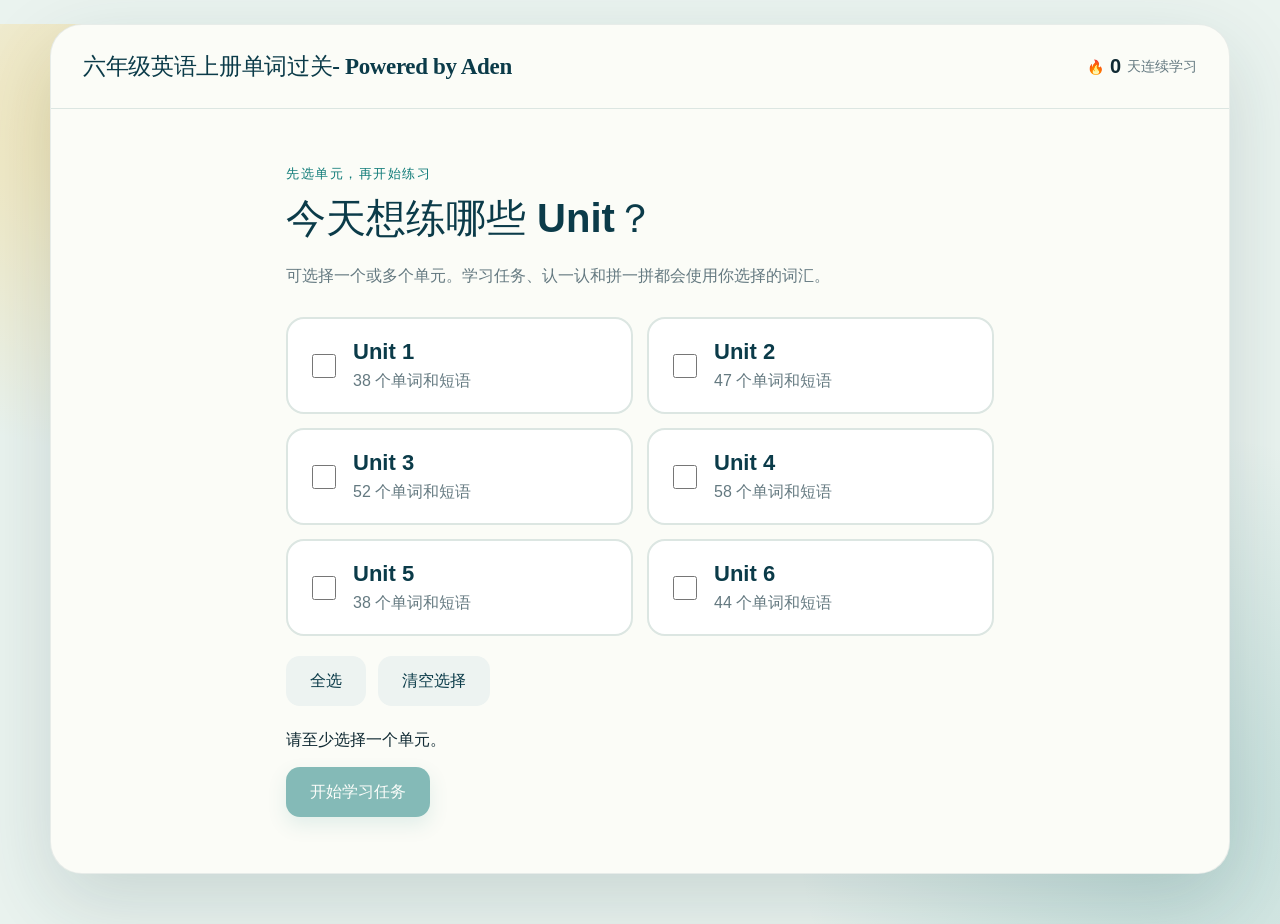
<file: index.html>
<!doctype html>
<html lang="zh-CN">
  <head>
    <meta charset="UTF-8" />
    <meta name="viewport" content="width=device-width, initial-scale=1, viewport-fit=cover" />
    <meta name="theme-color" content="#0b3b49" />
    <meta name="description" content="适合初中生在 iPad 和 iPhone 上使用的英语背单词 Web App。" />
    <link rel="manifest" href="./manifest.webmanifest" />
    <link rel="icon" type="image/svg+xml" href="data:image/svg+xml,%3Csvg xmlns='http://www.w3.org/2000/svg' viewBox='0 0 64 64'%3E%3Crect width='64' height='64' rx='16' fill='%230b3b49'/%3E%3Cpath d='M18 17h21a8 8 0 0 1 8 8v22H26a8 8 0 0 0-8 0V17Z' fill='%23ffd166'/%3E%3Cpath d='M26 17v30' stroke='%23fff' stroke-width='4'/%3E%3C/svg%3E" />
    <title>词光 · 英语学习</title>
    <link rel="stylesheet" href="./styles.css?v=20260928-1" />
  </head>
  <body>
    <div class="page-shell">
      <header class="topbar">
        <p class="personal-message">六年级英语上册单词过关- Powered by Aden</p>
        <div class="streak" aria-label="连续学习天数">
          <span aria-hidden="true">🔥</span>
          <strong id="streak-count">0</strong>
          <span>天连续学习</span>
        </div>
      </header>

      <section id="unit-picker" class="unit-picker" aria-labelledby="unit-heading">
        <p class="eyebrow">先选单元，再开始练习</p>
        <h1 id="unit-heading">今天想练哪些 Unit？</h1>
        <p class="unit-intro">可选择一个或多个单元。学习任务、认一认和拼一拼都会使用你选择的词汇。</p>
        <p id="load-status" role="status">正在加载词库…</p>
        <form id="unit-form" hidden>
          <fieldset class="unit-fieldset">
            <legend class="sr-only">选择练习单元</legend>
            <div id="unit-options" class="unit-options"></div>
          </fieldset>
          <div class="unit-tools"><button type="button" id="select-all" class="secondary-button">全选</button><button type="button" id="clear-units" class="secondary-button">清空选择</button></div>
          <p id="unit-summary" role="status" aria-live="polite"></p>
          <div class="unit-actions"><button class="primary-button" id="start-task" type="submit" disabled>开始学习任务</button><button class="secondary-button" id="cancel-units" type="button" hidden>返回当前任务</button></div>
        </form>
      </section>
      <main class="app-layout" id="learning-app" hidden>
        <aside class="side-panel" aria-label="学习概览">
          <p class="eyebrow">今日计划</p>
          <h1>每天进步<br /><em>一点点</em></h1>
          <div class="ring-wrap">
            <div class="progress-ring" id="daily-ring" style="--progress: 0">
              <div><strong id="today-count">0</strong><span id="task-total">/ 0</span></div>
            </div>
            <p>今日已学习</p>
          </div>
          <div class="mini-stats">
            <div><span>已掌握</span><strong id="mastered-count">0</strong></div>
            <div><span>待复习</span><strong id="review-count">0</strong></div>
          </div>
          <p class="local-note">学习记录只保存在这台设备中，更新词库不会覆盖进度。</p>
        </aside>

        <section class="workspace">
          <div class="task-toolbar"><p id="task-summary"></p><button id="change-units" class="secondary-button" type="button">更换单元</button></div>
          <nav class="mode-tabs" aria-label="功能切换">
            <button class="tab is-active" data-view="study" aria-selected="true">学习任务</button>
            <button class="tab" data-view="quiz" aria-selected="false">认一认</button>
            <button class="tab" data-view="spelling" aria-selected="false">拼一拼</button>
            <button class="tab" data-view="progress" aria-selected="false">学习记录</button>
          </nav>

          <section class="view is-active" id="study-view" aria-labelledby="study-heading">
            <div class="view-heading">
              <div><h2 id="study-heading">所选单元的单词</h2></div>
              <span id="word-position" class="position">—</span>
            </div>
            <div class="word-card" id="word-card">
              <div class="word-meta"><span id="word-unit">Unit 1</span><span id="word-pos">noun</span></div>
              <button class="sound-button" id="speak-button" aria-label="朗读当前单词">♪</button>
              <p class="word" id="word-text">loading</p>
              <p class="phonetic" id="word-phonetic">/ˈləʊdɪŋ/</p>
              <button class="speech-unlock" id="speech-unlock" type="button" hidden>
                <span aria-hidden="true">🔊</span>
                点击开启自动朗读
              </button>
              <p class="sr-only" id="speech-status" aria-live="polite"></p>
              <div class="answer" id="word-answer" hidden>
                <span class="answer-rule"></span>
                <strong id="word-meaning">正在加载词库…</strong>
                <p id="word-example"></p>
                <small id="word-example-zh"></small>
              </div>
              <button class="primary-button" id="reveal-button">查看释义</button>
              <div class="decision-buttons" id="decision-buttons" hidden>
                <button class="secondary-button" data-result="again">还要练习</button>
                <button class="primary-button" data-result="known">我记住了</button>
              </div>
            </div>
            <p class="keyboard-hint">键盘操作：空格查看释义，← 还要练习，→ 我记住了</p>
          </section>

          <section class="view" id="quiz-view" aria-labelledby="quiz-heading" hidden>
            <div class="view-heading">
              <div><p class="eyebrow">中英双向选择</p><h2 id="quiz-heading">10 题认一认</h2></div>
              <span id="quiz-position" class="position">准备开始</span>
            </div>
            <div class="quiz-card" id="quiz-card">
              <p class="quiz-direction" id="quiz-direction">系统会随机出题，并自动记录错词。</p>
              <h3 id="quiz-prompt">检验一下今天的成果</h3>
              <div id="quiz-options" class="quiz-options"></div>
              <p id="quiz-feedback" class="quiz-feedback" aria-live="polite"></p>
              <button class="primary-button" id="quiz-start">开始认一认</button>
            </div>
          </section>

          <section class="view" id="spelling-view" aria-labelledby="spelling-heading" hidden>
            <div class="view-heading">
              <div><p class="eyebrow">看中文写英文</p><h2 id="spelling-heading">10 题拼一拼</h2></div>
              <span id="spelling-position" class="position">准备开始</span>
            </div>
            <div class="spelling-card">
              <p class="spelling-label" id="spelling-label">根据中文释义和首尾字母，补全中间的字母。</p>
              <h3 id="spelling-prompt">准备好挑战拼写了吗？</h3>
              <form id="spelling-form" hidden>
                <div class="spelling-pattern" aria-label="英文单词拼写提示">
                  <span class="spelling-edge" id="spelling-first" aria-hidden="true"></span>
                  <div class="spelling-slots" id="spelling-slots" role="group" aria-label="填写单词中间缺少的字母"></div>
                  <span class="spelling-edge" id="spelling-last" aria-hidden="true"></span>
                </div>
                <button class="primary-button" type="submit">提交答案</button>
              </form>
              <div id="spelling-feedback" class="spelling-feedback" aria-live="polite"></div>
              <button class="primary-button" id="spelling-start">开始拼一拼</button>
              <button class="primary-button" id="spelling-next" hidden>下一题</button>
            </div>
          </section>

          <section class="view" id="progress-view" aria-labelledby="progress-heading" hidden>
            <div class="view-heading">
              <div><p class="eyebrow">保存在本机</p><h2 id="progress-heading">学习记录</h2></div>
            </div>
            <div class="progress-grid">
              <article><span>已接触单词</span><strong id="seen-total">0</strong><small id="word-total">所选单元共 0 个</small></article>
              <article><span>已经掌握</span><strong id="mastered-total">0</strong><small>答对 2 次以上</small></article>
              <article><span>错词数量</span><strong id="wrong-total">0</strong><small>建议优先复习</small></article>
            </div>
            <div class="wrong-list-card">
              <div><h3>需要再练的单词</h3><p>所选单元中做错或点过“还要练习”的单词会出现在这里。</p></div>
              <div class="wrong-list-actions">
                <div id="wrong-list" class="wrong-list"></div>
                <button class="primary-button" id="review-again" hidden>再次练习</button>
              </div>
            </div>
          </section>
        </section>
      </main>
    </div>
    <noscript>请开启 JavaScript 后使用词光。</noscript>
    <script src="./app.js?v=20260928-1" defer></script>
  </body>
</html>
</file>
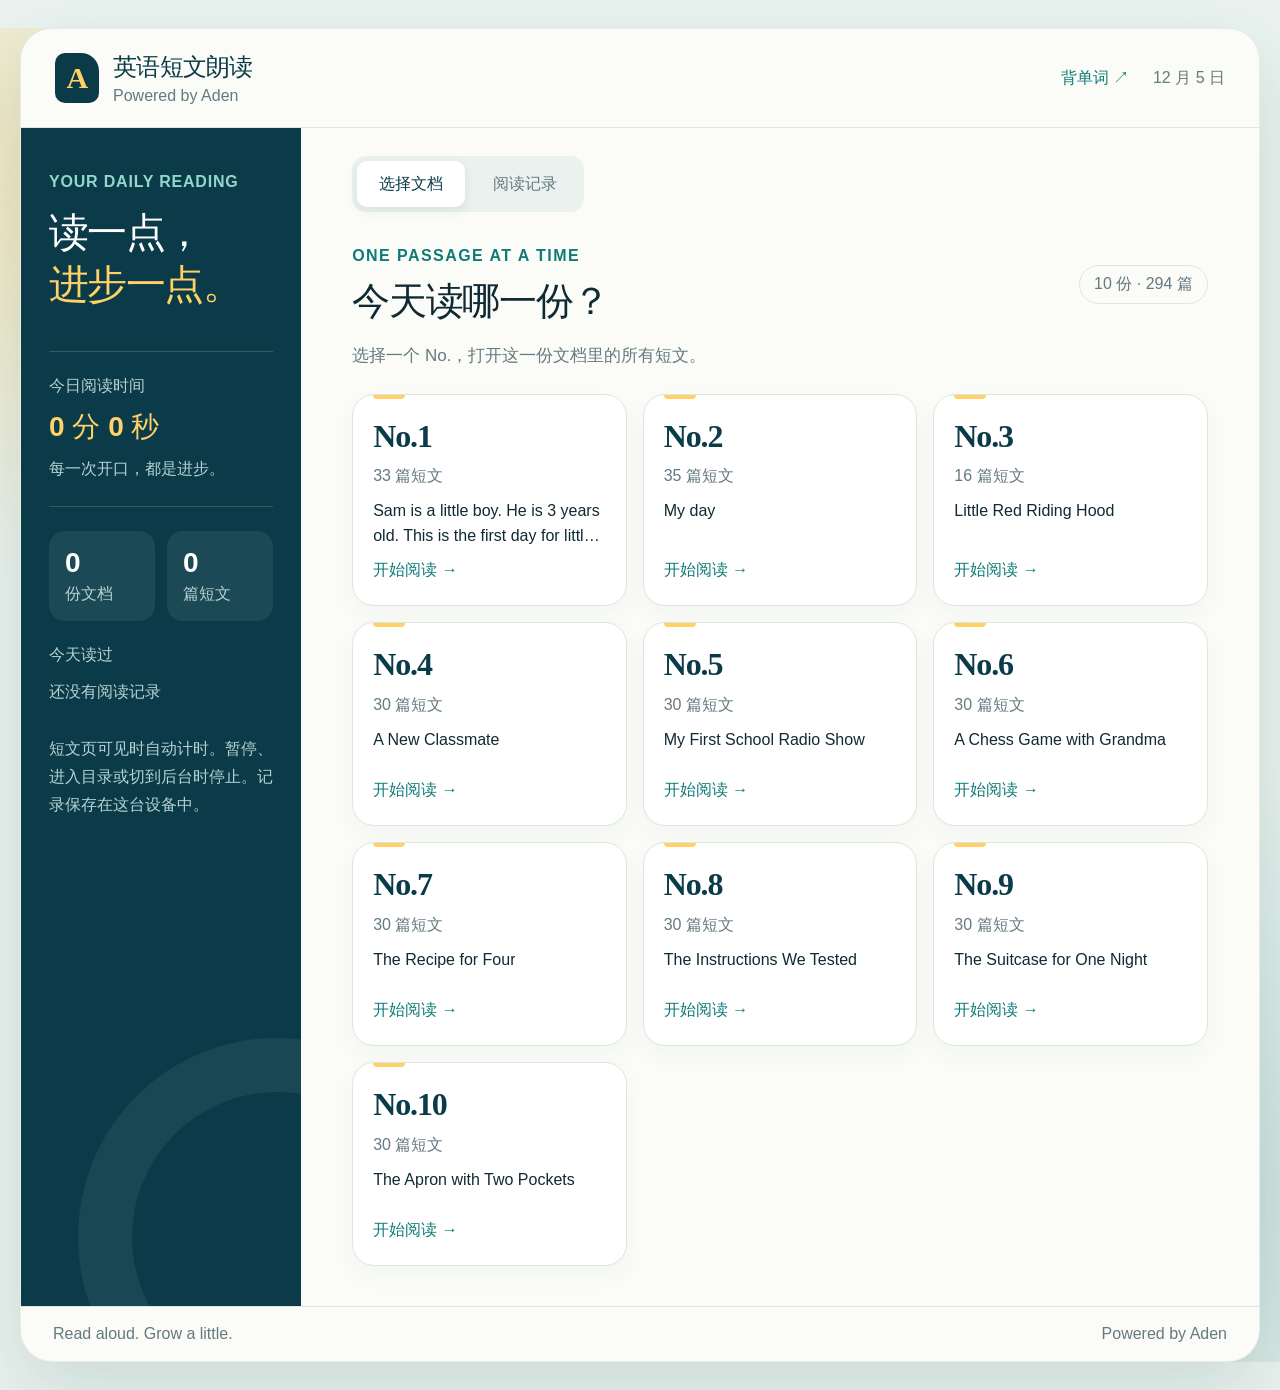
<file: Reading/index.html>
<!doctype html>
<html lang="zh-CN">
<head>
  <meta charset="UTF-8">
  <meta name="viewport" content="width=device-width, initial-scale=1, viewport-fit=cover">
  <meta name="theme-color" content="#0b3b49">
  <meta name="description" content="按 No. 选择英语短文，在 iPad 上清晰朗读，记录每日阅读时间。">
  <link rel="icon" href="./icon.svg" type="image/svg+xml">
  <link rel="apple-touch-icon" href="./icon.svg">
  <link rel="manifest" href="./manifest.webmanifest">
  <link rel="stylesheet" href="./styles.css?v=20261001-1">
  <title>英语短文朗读 · Powered by Aden</title>
</head>
<body>
  <div class="page-shell">
    <header class="topbar">
      <a class="brand" href="./" aria-label="英语短文朗读首页"><span class="brand-mark" aria-hidden="true">A</span><span>英语短文朗读<small>Powered by Aden</small></span></a>
      <nav class="top-links" aria-label="学习工具"><a href="../vocabulary/">背单词 ↗</a><span class="date-label" id="today-date"></span></nav>
    </header>
    <div class="app-layout">
      <aside class="side-panel" aria-label="阅读概览">
        <p class="eyebrow">YOUR DAILY READING</p>
        <h1>读一点，<br><em>进步一点。</em></h1>
        <div class="today-time"><span>今日阅读时间</span><strong id="today-time">0 分 0 秒</strong><small>每一次开口，都是进步。</small></div>
        <div class="mini-stats"><div><strong id="today-doc-count">0</strong><span>份文档</span></div><div><strong id="today-passage-count">0</strong><span>篇短文</span></div></div>
        <div class="today-docs"><p>今天读过</p><div id="today-docs"><span class="empty-chip">还没有阅读记录</span></div></div>
        <p class="local-note">短文页可见时自动计时。暂停、进入目录或切到后台时停止。记录保存在这台设备中。</p>
      </aside>
      <main class="workspace">
        <nav class="mode-tabs" aria-label="阅读功能">
          <button type="button" id="library-tab" class="tab is-active" aria-pressed="true">选择文档</button>
          <button type="button" id="history-tab" class="tab" aria-pressed="false">阅读记录</button>
        </nav>
        <p id="app-status" class="app-status" role="status" aria-live="polite">正在加载阅读材料…</p>
        <section id="library-view" class="view" aria-labelledby="library-heading">
          <div class="view-heading"><div><p class="eyebrow">ONE PASSAGE AT A TIME</p><h2 id="library-heading">今天读哪一份？</h2></div><span class="position" id="library-count">—</span></div>
          <p class="section-intro">选择一个 No.，打开这一份文档里的所有短文。</p>
          <div id="document-grid" class="document-grid"></div>
        </section>
        <section id="menu-view" class="view" aria-labelledby="menu-heading" hidden>
          <div class="view-heading"><div><p class="eyebrow" id="menu-label">CONTENTS</p><h2 id="menu-heading">短文目录</h2></div><button type="button" class="secondary-button" id="continue-reading">继续阅读</button></div>
          <p class="section-intro">点选任意一篇开始朗读。目录页不计时。</p>
          <ol id="passage-menu" class="passage-menu"></ol>
        </section>
        <section id="reader-view" class="view reader-view" aria-labelledby="passage-title" hidden>
          <div class="reader-toolbar"><span class="position" id="passage-position">—</span><div class="font-controls" aria-label="字号"><button type="button" id="font-smaller" aria-label="减小字号">A−</button><span id="font-label">26px</span><button type="button" id="font-larger" aria-label="增大字号">A+</button></div></div>
          <div class="timer-line"><span class="timer-status"><i aria-hidden="true" id="timer-dot"></i><span id="timer-status">正在计时</span><strong id="session-time">00:00</strong></span><button type="button" id="pause-timer" class="text-button">暂停计时</button></div>
          <article class="reading-card"><p class="eyebrow" id="passage-label"></p><h2 id="passage-title" tabindex="-1"></h2><div id="passage-body" class="passage-body" lang="en"></div><div class="reading-end" aria-hidden="true"><span></span>✦<span></span></div></article>
          <nav class="passage-navigation" aria-label="短文导航"><button type="button" id="previous" class="secondary-button">← Previous</button><button type="button" id="menu" class="menu-button">Menu</button><button type="button" id="next" class="primary-button">Next →</button></nav>
        </section>
        <section id="history-view" class="view" aria-labelledby="history-heading" hidden>
          <div class="view-heading"><div><p class="eyebrow">A LITTLE, EVERY DAY</p><h2 id="history-heading">阅读足迹</h2></div><button type="button" id="export-records" class="secondary-button">导出记录</button></div>
          <div class="history-summary"><div><span>累计阅读</span><strong id="total-time">0 分钟</strong></div><div><span>阅读天数</span><strong id="reading-days">0 天</strong></div></div>
          <p class="section-intro">每一天读过的 No. 和阅读时长都会保存在这里。</p>
          <div id="history-list" class="history-list"></div>
        </section>
      </main>
    </div>
    <footer class="page-footer"><span>Read aloud. Grow a little.</span><span>Powered by Aden</span></footer>
  </div>
  <noscript>请开启 JavaScript 后使用阅读应用。</noscript>
  <script src="./progress.js?v=20261001-1" defer></script>
  <script src="./app.js?v=20261001-1" defer></script>
</body>
</html>
</file>
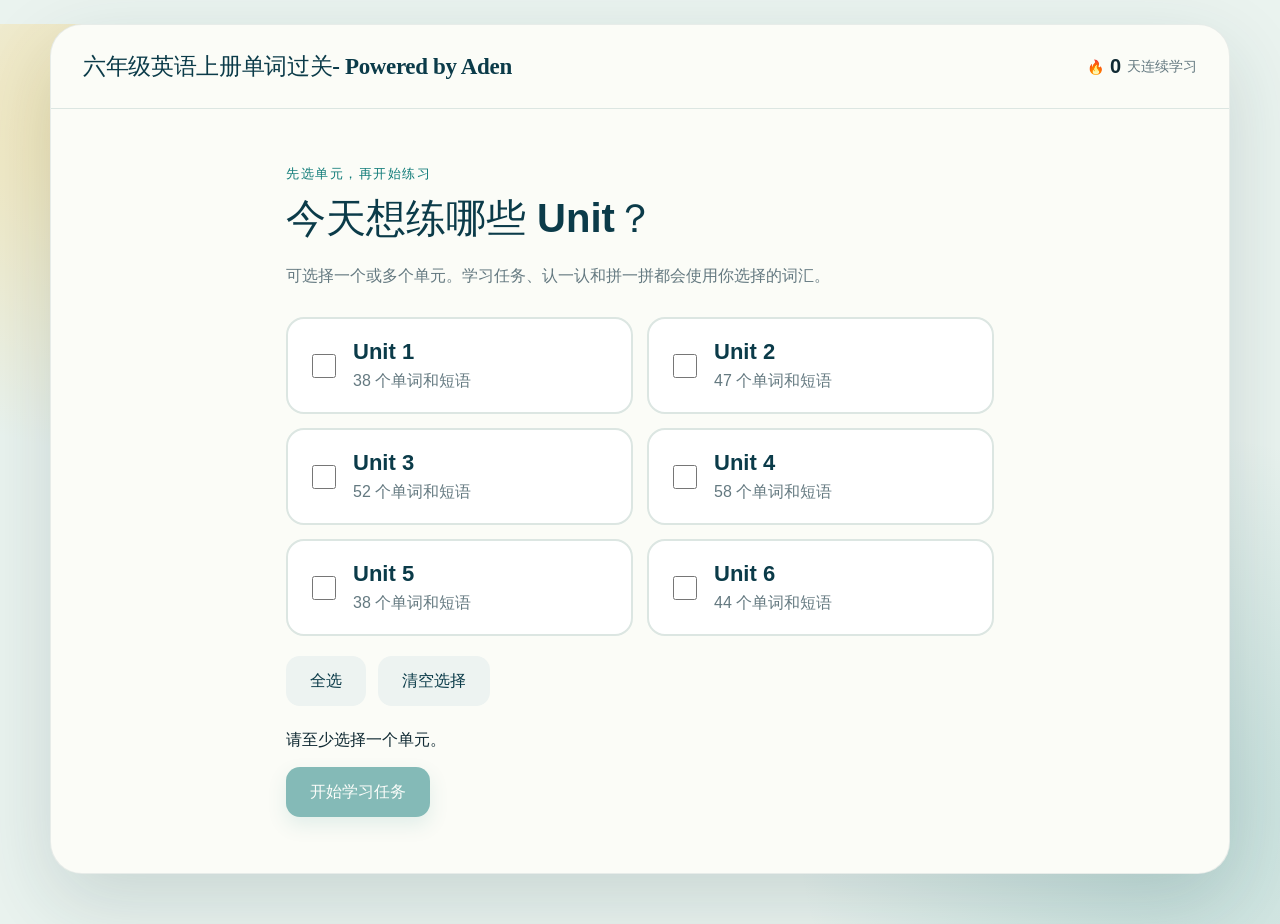
<file: vocabulary/index.html>
<!doctype html><html lang="zh-CN"><head><meta charset="UTF-8"><meta name="viewport" content="width=device-width,initial-scale=1"><meta http-equiv="refresh" content="0;url=../"><title>英语背单词</title></head><body><p><a href="../">打开原有英语背单词应用</a></p><script>location.replace(new URL("../",location.href).href);</script></body></html>
</file>
<file: styles.css>
:root {
  --ink: #102a33;
  --muted: #647980;
  --deep: #0b3b49;
  --teal: #0f7b78;
  --mint: #d8f2e8;
  --sun: #ffd166;
  --paper: #fbfcf7;
  --white: #ffffff;
  --line: #dce6e2;
  --danger: #c95252;
  font-family: Inter, ui-rounded, "SF Pro Rounded", "PingFang SC", "Microsoft YaHei", sans-serif;
  color: var(--ink);
  background: #eaf3ef;
  font-synthesis: none;
}

* { box-sizing: border-box; }
[hidden] { display: none !important; }

body {
  margin: 0;
  min-height: 100vh;
  min-height: 100svh;
  background:
    radial-gradient(circle at 8% 12%, rgba(255, 209, 102, .44), transparent 20rem),
    radial-gradient(circle at 92% 88%, rgba(15, 123, 120, .18), transparent 24rem),
    #eaf3ef;
}

button, a { -webkit-tap-highlight-color: transparent; }
button { font: inherit; }
button:focus-visible, a:focus-visible { outline: 3px solid var(--sun); outline-offset: 3px; }

.page-shell {
  width: min(1180px, calc(100% - 32px));
  margin: 24px auto;
  background: var(--paper);
  border: 1px solid rgba(11, 59, 73, .08);
  border-radius: 32px;
  box-shadow: 0 28px 80px rgba(22, 64, 69, .16);
  overflow: hidden;
}

.topbar {
  height: 84px;
  padding: 0 32px;
  display: flex;
  align-items: center;
  justify-content: space-between;
  border-bottom: 1px solid var(--line);
}

.personal-message {
  margin: 0; color: var(--deep); font: 700 clamp(17px, 2.3vw, 23px)/1.2 Georgia, "Times New Roman", serif;
  letter-spacing: -.015em;
}

.streak { display: flex; align-items: center; gap: 6px; color: var(--muted); font-size: 14px; }
.streak strong { color: var(--ink); font-size: 20px; }

.app-layout { min-height: 680px; display: grid; grid-template-columns: 310px 1fr; }
.side-panel {
  position: relative; padding: 42px 34px; color: var(--white); background: var(--deep); overflow: hidden;
}
.side-panel::after {
  content: ""; position: absolute; width: 260px; height: 260px; right: -150px; bottom: -120px;
  border: 52px solid rgba(255,255,255,.06); border-radius: 50%;
}
.eyebrow { margin: 0 0 8px; color: var(--teal); font-size: 13px; font-weight: 800; letter-spacing: .12em; text-transform: uppercase; }
.side-panel .eyebrow { color: #92d7ca; }
.side-panel h1 { margin: 0; font-size: clamp(32px, 4vw, 44px); line-height: 1.12; letter-spacing: -.035em; }
.side-panel h1 em { color: var(--sun); font-family: Georgia, "Noto Serif SC", serif; font-weight: 500; }

.ring-wrap { margin: 42px 0 32px; text-align: center; }
.progress-ring {
  --progress: 0;
  width: 152px; height: 152px; margin: auto; border-radius: 50%;
  background: conic-gradient(var(--sun) calc(var(--progress) * 1%), rgba(255,255,255,.12) 0);
  display: grid; place-items: center;
}
.progress-ring::before { content: ""; grid-area: 1/1; width: 124px; height: 124px; border-radius: 50%; background: var(--deep); }
.progress-ring div { grid-area: 1/1; position: relative; display: flex; align-items: baseline; gap: 4px; }
.progress-ring strong { font-size: 42px; }
.progress-ring span { color: #a9c2c8; }
.ring-wrap p { margin: 12px 0 0; color: #a9c2c8; }
.mini-stats { display: grid; grid-template-columns: 1fr 1fr; gap: 10px; }
.mini-stats div { padding: 15px; background: rgba(255,255,255,.07); border-radius: 16px; }
.mini-stats span, .mini-stats strong { display: block; }
.mini-stats span { color: #a9c2c8; font-size: 13px; }
.mini-stats strong { margin-top: 5px; font-size: 24px; }
.local-note { position: relative; z-index: 1; margin: 36px 0 0; color: #a9c2c8; font-size: 13px; line-height: 1.7; }

.workspace { padding: 28px clamp(24px, 5vw, 64px) 40px; }
.mode-tabs { display: flex; gap: 6px; padding: 5px; width: fit-content; background: #eaf1ee; border-radius: 14px; }
.tab { border: 0; padding: 10px 16px; border-radius: 10px; color: var(--muted); background: transparent; cursor: pointer; font-weight: 700; }
.tab.is-active { color: var(--deep); background: var(--white); box-shadow: 0 4px 12px rgba(20,58,65,.08); }
.view { max-width: 680px; margin: 34px auto 0; }
.view-heading { display: flex; align-items: end; justify-content: space-between; gap: 20px; margin-bottom: 20px; }
.view-heading h2 { margin: 0; font-size: clamp(28px, 4vw, 38px); letter-spacing: -.03em; }
.position { padding: 7px 12px; border: 1px solid var(--line); border-radius: 999px; color: var(--muted); font-size: 14px; white-space: nowrap; }

.word-card, .quiz-card, .spelling-card, .wrong-list-card {
  position: relative; padding: clamp(24px, 5vw, 48px); background: var(--white); border: 1px solid var(--line);
  border-radius: 26px; box-shadow: 0 18px 44px rgba(34, 76, 75, .08);
}
.word-card { min-height: 440px; text-align: center; overflow: hidden; }
.word-card::before { content: ""; position: absolute; left: 0; top: 0; width: 8px; height: 100%; background: var(--sun); }
.word-meta { display: flex; justify-content: center; gap: 8px; }
.word-meta span { padding: 5px 10px; border-radius: 999px; background: var(--mint); color: var(--teal); font-size: 12px; font-weight: 800; text-transform: uppercase; }
.sound-button { position: absolute; top: 24px; right: 24px; width: 44px; height: 44px; border: 0; border-radius: 50%; color: var(--deep); background: var(--sun); cursor: pointer; font-weight: 900; }
.word { margin: 42px 0 4px; font: 700 clamp(48px, 8vw, 76px)/1 Georgia, serif; letter-spacing: -.04em; color: var(--deep); }
.phonetic { margin: 12px 0 28px; color: var(--muted); font-size: 17px; }
.speech-unlock {
  min-height: 50px; margin: -8px auto 20px; padding: 12px 20px; border: 2px solid var(--teal);
  border-radius: 14px; color: var(--deep); background: var(--mint); cursor: pointer; font-weight: 800;
}
.speech-unlock span { margin-right: 7px; }
.speech-unlock:active { transform: translateY(1px); }
.answer-rule { display: block; width: 44px; height: 3px; margin: 0 auto 16px; border-radius: 99px; background: var(--sun); }
.answer strong { display: block; font-size: 22px; }
.answer p { margin: 18px 0 4px; font-size: 17px; line-height: 1.55; }
.answer small { color: var(--muted); font-size: 14px; }

.primary-button, .secondary-button {
  min-height: 50px; border: 0; border-radius: 14px; padding: 13px 24px; cursor: pointer; font-weight: 800;
}
.primary-button { color: var(--white); background: var(--teal); box-shadow: 0 8px 18px rgba(15,123,120,.2); }
.primary-button:hover { background: #0a6967; }
.secondary-button { color: var(--deep); background: #edf3f1; }
#reveal-button { margin-top: 20px; width: min(280px, 100%); }
.decision-buttons { display: grid; grid-template-columns: 1fr 1fr; gap: 12px; margin-top: 28px; }
.keyboard-hint { margin: 14px 0 0; color: var(--muted); font-size: 13px; text-align: center; }

.quiz-card { text-align: center; }
.quiz-direction { margin: 0; color: var(--teal); font-size: 14px; font-weight: 800; }
.quiz-card h3 { margin: 26px 0; font: 700 clamp(30px, 6vw, 48px)/1.2 Georgia, serif; color: var(--deep); }
.quiz-options { display: grid; grid-template-columns: 1fr 1fr; gap: 12px; }
.quiz-options button { min-height: 58px; padding: 12px; border: 2px solid var(--line); border-radius: 14px; background: var(--white); cursor: pointer; font-weight: 700; }
.quiz-options button:hover { border-color: var(--teal); }
.quiz-options button.correct { border-color: var(--teal); background: var(--mint); }
.quiz-options button.wrong { border-color: var(--danger); background: #fff0f0; }
.quiz-feedback { min-height: 24px; font-weight: 800; }

.spelling-card { text-align: center; }
.spelling-label { margin: 0; color: var(--teal); font-size: 14px; font-weight: 800; }
.spelling-card h3 { margin: 28px 0; font-size: clamp(30px, 6vw, 48px); line-height: 1.25; color: var(--deep); }
#spelling-form { display: flex; align-items: center; justify-content: center; flex-wrap: wrap; gap: 16px; }
.spelling-pattern {
  display: inline-flex; align-items: center; justify-content: center; gap: 7px; min-height: 64px; padding: 8px 18px;
  border: 2px solid var(--line); border-radius: 16px; background: var(--paper); color: var(--deep);
  font: 700 clamp(28px, 5vw, 38px)/1 Georgia, serif;
}
.spelling-edge { min-width: .7em; text-align: center; }
.spelling-slots { display: inline-flex; align-items: center; gap: 5px; }
.spelling-letter {
  width: clamp(24px, 5vw, 32px); min-height: 48px; border: 0; border-bottom: 3px solid var(--teal);
  border-radius: 0; padding: 0 2px; color: var(--deep); background: transparent;
  font: inherit; text-align: center; caret-color: var(--teal);
}
.spelling-letter:focus { border-color: var(--teal); background: rgba(15, 123, 120, .07); outline: 2px solid rgba(15, 123, 120, .18); outline-offset: 2px; }
.spelling-letter:disabled { color: var(--deep); opacity: 1; -webkit-text-fill-color: var(--deep); }
.spelling-feedback { min-height: 94px; display: grid; place-items: center; margin-top: 20px; }
.spelling-result { margin: 0; font-weight: 800; }
.spelling-result strong { display: block; font-size: 20px; }
.spelling-result span { display: block; margin-bottom: 5px; font-size: 42px; line-height: 1; }
.spelling-result.is-correct { color: var(--teal); }
.spelling-result.is-wrong { color: var(--danger); }
.spelling-result.is-wrong small { display: block; margin-top: 6px; color: var(--muted); font-size: 14px; font-weight: 600; }
.sr-only { position: absolute; width: 1px; height: 1px; padding: 0; margin: -1px; overflow: hidden; clip: rect(0, 0, 0, 0); white-space: nowrap; border: 0; }

.progress-grid { display: grid; grid-template-columns: repeat(3, 1fr); gap: 12px; margin-bottom: 16px; }
.progress-grid article { padding: 20px; background: var(--deep); color: var(--white); border-radius: 18px; }
.progress-grid span, .progress-grid small { display: block; }
.progress-grid span { color: #afd0d4; font-size: 13px; }
.progress-grid strong { display: block; margin: 10px 0 4px; color: var(--sun); font-size: 34px; }
.progress-grid small { color: #afd0d4; }
.wrong-list-card { display: flex; align-items: flex-start; justify-content: space-between; gap: 24px; padding: 26px; }
.wrong-list-card h3 { margin: 0 0 5px; }
.wrong-list-card p { margin: 0; color: var(--muted); font-size: 14px; line-height: 1.5; }
.wrong-list-actions { display: grid; justify-items: end; gap: 14px; min-width: min(280px, 100%); }
.wrong-list { display: flex; flex-wrap: wrap; justify-content: flex-end; gap: 7px; max-width: 280px; }
.wrong-list span { padding: 6px 10px; background: #fff2cf; border-radius: 999px; font-size: 13px; font-weight: 700; }
.wrong-list .empty { color: var(--muted); background: #edf3f1; }
#review-again { width: 100%; }

@media (max-width: 800px) {
  .page-shell { width: 100%; margin: 0; border: 0; border-radius: 0; min-height: 100svh; }
  .topbar { height: 72px; padding: 0 20px; }
  .streak span:last-child { display: none; }
  .app-layout { display: block; }
  .side-panel { padding: 22px 20px; }
  .side-panel h1, .side-panel .eyebrow, .ring-wrap p, .local-note { display: none; }
  .ring-wrap { margin: 0; text-align: left; }
  .progress-ring { width: auto; height: auto; margin: 0; border-radius: 0; background: none; display: block; }
  .progress-ring::before { display: none; }
  .progress-ring div { display: flex; }
  .progress-ring strong { font-size: 28px; color: var(--sun); }
  .progress-ring span { align-self: center; }
  .mini-stats { position: absolute; top: 20px; right: 20px; display: flex; }
  .mini-stats div { padding: 5px 10px; background: rgba(255,255,255,.08); }
  .mini-stats span { display: none; }
  .mini-stats strong { margin: 0; font-size: 18px; }
  .mini-stats strong::after { margin-left: 4px; color: #a9c2c8; font-size: 11px; }
  .mini-stats div:first-child strong::after { content: "掌握"; }
  .mini-stats div:last-child strong::after { content: "复习"; }
  .workspace { padding: 20px 16px 36px; }
  .mode-tabs { width: 100%; overflow-x: auto; }
  .tab { flex: 1; min-width: 0; padding-inline: 10px; white-space: nowrap; }
  .view { margin-top: 28px; }
  .word-card { min-height: 430px; }
  .keyboard-hint { display: none; }
}

@media (max-width: 520px) {
  .personal-message { max-width: 220px; }
  .view-heading { align-items: center; }
  .word-card { padding: 28px 20px; }
  .sound-button { top: 18px; right: 18px; }
  .quiz-options, .progress-grid { grid-template-columns: 1fr; }
  #spelling-form { flex-direction: column; }
  .wrong-list-card { display: block; }
  .wrong-list-actions { justify-items: stretch; margin-top: 18px; }
  .wrong-list { justify-content: flex-start; margin-top: 18px; }
}

@media (max-width: 350px) {
  .topbar { padding-inline: 14px; }
  .side-panel { padding-inline: 14px; }
  .mini-stats { right: 14px; }
  .workspace { padding-inline: 12px; }
  .tab { padding-inline: 6px; font-size: 13px; }
  .word { font-size: 44px; }
}

@media (prefers-reduced-motion: no-preference) {
  .view.is-active { animation: arrive .24s ease-out; }
  @keyframes arrive { from { opacity: 0; transform: translateY(8px); } }
}


/* Unit selection and task controls */
.unit-picker { max-width: 820px; margin: 0 auto; padding: clamp(24px, 5vw, 56px); min-height: 600px; }
.unit-picker h1 { margin: 0; font-size: clamp(28px, 5vw, 40px); color: var(--deep); }
.unit-intro { color: var(--muted); line-height: 1.7; font-size: 16px; }
.unit-fieldset { border: 0; margin: 28px 0 20px; padding: 0; min-width: 0; }
.unit-options { display: grid; grid-template-columns: repeat(2, minmax(0, 1fr)); gap: 14px; }
.unit-option { display: flex; align-items: center; gap: 14px; padding: 20px; border: 2px solid var(--line); border-radius: 18px; background: white; cursor: pointer; }
.unit-option:has(input:checked) { border-color: var(--teal); background: var(--mint); }
.unit-option input { width: 24px; height: 24px; flex-shrink: 0; accent-color: var(--teal); }
.unit-option strong, .unit-option small { display: block; }
.unit-option strong { font-size: 22px; color: var(--deep); }
.unit-option small { margin-top: 6px; font-size: 16px; color: var(--muted); }
.unit-tools, .unit-actions { display: flex; flex-wrap: wrap; gap: 12px; }
#unit-summary { margin: 24px 0 16px; font-size: 16px; }
button:disabled { cursor: default; opacity: .5; }
.task-toolbar { display: flex; align-items: center; justify-content: space-between; gap: 12px; margin-bottom: 16px; }
.task-toolbar p { color: var(--teal); font-size: 16px; line-height: 1.5; margin: 0; }
.task-toolbar button { flex-shrink: 0; padding: 10px 14px; }
.word { overflow-wrap: anywhere; line-height: 1.15; }
.word-meta { flex-wrap: wrap; padding-right: 36px; }
.spelling-pattern { width: 100%; min-width: 0; padding: 12px 8px; }
.spelling-edge:empty { display: none; }
.spelling-slots { flex-wrap: wrap; justify-content: center; max-width: 100%; row-gap: 12px; }
.spelling-space { width: .6em; }
.spelling-fixed { min-width: .35em; }
.answer small, .local-note, .quiz-direction, .spelling-label, .wrong-list-card p, .progress-grid small { font-size: 16px; }
@media (max-width: 520px) {
  .unit-option { padding: 16px 12px; gap: 10px; }
  .unit-options { gap: 10px; }
  .unit-option small { line-height: 1.5; }
  .unit-actions .primary-button { width: 100%; }
  .task-toolbar { align-items: flex-start; }
  .word { font-size: clamp(32px, 9vw, 48px); }
}
.workspace { min-width: 0; }
@media (max-width: 380px) {
  .unit-options { grid-template-columns: 1fr; }
}
</file>
<file: Reading/styles.css>
:root{--ink:#102a33;--muted:#647980;--deep:#0b3b49;--teal:#0f7b78;--mint:#d8f2e8;--sun:#ffd166;--paper:#fbfcf7;--line:#dce6e2;--reading-size:26px;font-family:Inter,ui-rounded,"SF Pro Rounded","PingFang SC","Microsoft YaHei",sans-serif;color:var(--ink);background:#eaf3ef;font-synthesis:none}
*{box-sizing:border-box}[hidden]{display:none!important}body{margin:0;min-height:100svh;background:radial-gradient(circle at 8% 12%,rgba(255,209,102,.4),transparent 25rem),radial-gradient(circle at 92% 88%,rgba(15,123,120,.15),transparent 28rem),#eaf3ef}button,a{-webkit-tap-highlight-color:transparent}button{font:inherit;cursor:pointer}button:disabled{opacity:.42;cursor:default}button:focus-visible,a:focus-visible,summary:focus-visible{outline:3px solid var(--sun);outline-offset:4px}a{color:var(--teal);text-decoration:none}button{touch-action:manipulation}h1,h2,p{overflow-wrap:break-word}
.page-shell{width:min(1320px,calc(100% - 40px));margin:28px auto;background:var(--paper);border:1px solid rgba(11,59,73,.08);border-radius:32px;box-shadow:0 28px 80px rgba(22,64,69,.15);overflow:hidden}.topbar{min-height:96px;padding:22px 34px;display:flex;align-items:center;justify-content:space-between;gap:20px;border-bottom:1px solid var(--line)}.brand{display:flex;align-items:center;gap:14px;color:var(--deep);font-size:24px;font-weight:800;letter-spacing:-.03em}.brand small{display:block;font-size:16px;font-weight:500;color:var(--muted);letter-spacing:0;margin-top:4px}.brand-mark{width:44px;height:50px;display:grid;place-items:center;background:var(--deep);border-radius:10px 18px 10px 10px;color:var(--sun);font:700 30px Georgia,serif}.top-links{display:flex;align-items:center;gap:24px;font-size:16px}.top-links a{font-weight:700}.date-label{color:var(--muted)}
.app-layout{display:grid;grid-template-columns:280px minmax(0,1fr);min-height:760px}.side-panel{position:relative;padding:42px 28px;color:white;background:var(--deep);overflow:hidden}.side-panel::after{content:"";position:absolute;width:290px;height:290px;right:-175px;bottom:-130px;border:54px solid rgba(255,255,255,.06);border-radius:50%;pointer-events:none}.eyebrow{margin:0 0 10px;color:var(--teal);font-size:16px;font-weight:800;letter-spacing:.09em;line-height:1.5}.side-panel .eyebrow{font-size:16px;color:#92d7ca;letter-spacing:.05em}.side-panel h1{margin:12px 0 40px;font-size:40px;line-height:1.3;letter-spacing:-.04em}.side-panel h1 em{font-family:Georgia,"Noto Serif SC",serif;color:var(--sun);font-style:normal}.today-time{padding:24px 0;border-top:1px solid rgba(255,255,255,.16);border-bottom:1px solid rgba(255,255,255,.16)}.today-time span,.today-time strong,.today-time small{display:block}.today-time span{font-size:16px;color:#b6d2d3}.today-time strong{font-size:28px;color:var(--sun);margin:10px 0;line-height:1.4;font-variant-numeric:tabular-nums}.today-time small{font-size:16px;color:#b6d2d3;line-height:1.6}.mini-stats{display:grid;grid-template-columns:1fr 1fr;gap:12px;margin:24px 0}.mini-stats div{background:rgba(255,255,255,.07);border-radius:16px;padding:16px}.mini-stats strong,.mini-stats span{display:block}.mini-stats strong{font-size:28px}.mini-stats span{font-size:16px;color:#b6d2d3;margin-top:5px}.today-docs p{color:#b6d2d3;font-size:16px}.today-docs>div{display:flex;flex-wrap:wrap;gap:8px}.today-docs span{font-size:16px;padding:6px 10px;border-radius:8px;background:rgba(255,255,255,.09)}.today-docs .empty-chip{font-size:16px;color:#b6d2d3;background:none;padding:0}.local-note{position:relative;z-index:1;margin:32px 0 0;font-size:16px;line-height:1.75;color:#b6d2d3}
.workspace{padding:28px clamp(24px,4vw,56px) 40px;min-width:0}.mode-tabs{display:flex;gap:6px;padding:5px;width:fit-content;background:#eaf1ee;border-radius:14px}.tab{border:0;padding:12px 22px;border-radius:10px;color:var(--muted);background:transparent;font-weight:700;min-height:46px}.tab.is-active{color:var(--deep);background:white;box-shadow:0 4px 12px rgba(20,58,65,.08)}.app-status{color:var(--muted);font-size:16px;line-height:1.6}.app-status:empty{display:none}.view{margin-top:32px}.view-heading{display:flex;align-items:center;justify-content:space-between;gap:20px;margin-bottom:16px}.view-heading h2{font-size:clamp(28px,3.5vw,38px);line-height:1.25;margin:0;letter-spacing:-.035em}.position{display:inline-block;padding:8px 14px;border:1px solid var(--line);border-radius:999px;color:var(--muted);font-size:16px;white-space:nowrap;font-variant-numeric:tabular-nums}.section-intro{margin:0 0 24px;color:var(--muted);font-size:17px;line-height:1.65}.document-grid{display:grid;grid-template-columns:repeat(3,minmax(0,1fr));gap:16px}.document-card{position:relative;text-align:left;border:1px solid var(--line);border-radius:22px;background:white;padding:24px 20px;min-height:204px;color:var(--ink);display:flex;flex-direction:column;gap:12px;box-shadow:0 10px 25px rgba(34,76,75,.04);transition:transform .15s,border-color .15s}.document-card:hover{border-color:var(--teal);transform:translateY(-3px)}.document-number{font:700 32px/1.1 Georgia,serif;color:var(--deep);letter-spacing:-.035em}.document-count{font-size:16px;color:var(--muted)}.document-preview{font-size:16px;line-height:1.55;display:-webkit-box;-webkit-line-clamp:2;-webkit-box-orient:vertical;overflow:hidden}.document-start{margin-top:auto;font-size:16px;color:var(--teal);font-weight:700}.document-card::after{content:"";position:absolute;top:0;left:20px;width:32px;height:4px;border-radius:0 0 4px 4px;background:var(--sun)}
.primary-button,.secondary-button,.menu-button{min-height:50px;border:0;border-radius:14px;padding:13px 22px;font-weight:800;font-size:16px}.primary-button{color:white;background:var(--teal);box-shadow:0 8px 18px rgba(15,123,120,.16)}.primary-button:hover{background:#0a6967}.secondary-button{color:var(--deep);background:#edf3f1}.menu-button{color:var(--deep);background:var(--sun)}.passage-menu{list-style:none;padding:0;margin:0;display:grid;gap:12px}.passage-menu button{display:flex;width:100%;align-items:flex-start;gap:16px;text-align:left;border:1px solid var(--line);background:white;border-radius:16px;padding:18px;color:var(--ink)}.passage-menu button:hover{border-color:var(--teal)}.passage-menu .menu-number{font:700 22px Georgia,serif;color:var(--teal);min-width:32px}.menu-text{min-width:0}.menu-text strong{display:block;font-size:20px;line-height:1.4}.menu-text small{display:-webkit-box;-webkit-line-clamp:2;-webkit-box-orient:vertical;overflow:hidden;color:var(--muted);font-size:16px;line-height:1.6;margin-top:6px}.passage-menu button.is-current{border-color:var(--teal);background:var(--mint)}
.reader-toolbar{display:flex;justify-content:space-between;align-items:center;gap:12px;margin-bottom:14px}.font-controls{display:flex;align-items:center;gap:8px;color:var(--muted);font-size:16px}.font-controls button{width:46px;height:44px;border:1px solid var(--line);border-radius:10px;background:white;color:var(--deep);font-weight:700}.timer-line{display:flex;align-items:center;justify-content:space-between;gap:12px;margin:14px 0 22px}.timer-status{display:flex;align-items:center;flex-wrap:wrap;gap:8px;color:var(--muted);font-size:16px}.timer-status i{width:8px;height:8px;border-radius:50%;background:var(--teal)}.timer-status i.is-paused{background:#a6b8b4}.timer-status strong{font-variant-numeric:tabular-nums;color:var(--deep)}.text-button{border:0;background:transparent;color:var(--teal);font-size:16px;font-weight:700;min-height:44px;padding:8px 0}.reading-card{background:white;border:1px solid var(--line);border-radius:26px;padding:clamp(28px,4vw,48px);box-shadow:0 18px 44px rgba(34,76,75,.07);position:relative;overflow:hidden}.reading-card::before{content:"";position:absolute;left:0;top:0;width:6px;height:100%;background:var(--sun)}.reading-card h2{margin:0 0 28px;font:700 clamp(28px,3.8vw,40px)/1.25 Georgia,"Noto Serif SC",serif;letter-spacing:-.02em;color:var(--deep);overflow-wrap:anywhere}.passage-body{font-family:Georgia,"Times New Roman","PingFang SC",serif;font-size:var(--reading-size);line-height:1.9;letter-spacing:.005em;overflow-wrap:break-word}.passage-body p{margin:0 0 1em}.passage-body .gloss{font-family:"PingFang SC",sans-serif;font-size:max(16px,.78em);color:#55736f}.reading-end{display:flex;gap:14px;align-items:center;justify-content:center;margin:32px 0 4px;color:var(--teal)}.reading-end span{width:40px;height:1px;background:var(--line)}.passage-navigation{position:sticky;bottom:0;z-index:2;display:grid;grid-template-columns:1fr auto 1fr;gap:12px;padding:18px 0 calc(18px + env(safe-area-inset-bottom));background:var(--paper)}.history-summary{display:grid;grid-template-columns:1fr 1fr;gap:16px;margin:24px 0}.history-summary div{background:var(--deep);border-radius:18px;padding:24px;color:white}.history-summary span{display:block;font-size:16px;color:#b6d2d3}.history-summary strong{display:block;font-size:28px;margin-top:12px;color:var(--sun)}.history-list{display:grid;gap:14px}.day-record{background:white;border:1px solid var(--line);border-radius:18px;padding:0 20px}.day-record summary{cursor:pointer;padding:20px 0;line-height:1.5;color:var(--deep);font-size:17px}.day-record summary strong{margin-right:12px}.day-record summary span{color:var(--muted)}.day-record ul{list-style:none;padding:0 0 12px;margin:0}.day-record li{display:flex;justify-content:space-between;gap:16px;padding:12px 0;border-top:1px solid var(--line);font-size:16px;line-height:1.5}.day-record li span{color:var(--muted);text-align:right}.empty-state{border:1px dashed var(--line);border-radius:20px;padding:38px 24px;text-align:center;font-size:17px;line-height:1.8;color:var(--muted)}.page-footer{display:flex;justify-content:space-between;gap:16px;padding:18px 32px;border-top:1px solid var(--line);color:var(--muted);font-size:16px}.storage-warning{color:#9a503b;font-weight:700}
@media(max-width:1100px){.app-layout{grid-template-columns:240px minmax(0,1fr)}.side-panel{padding:32px 22px}.side-panel h1{font-size:34px}.document-grid{grid-template-columns:repeat(2,minmax(0,1fr))}.workspace{padding-inline:28px}.today-time strong{font-size:24px}}
@media(max-width:1000px){.page-shell{width:100%;margin:0;border:0;border-radius:0;min-height:100svh}.topbar{padding:18px 24px}.app-layout{display:block}.side-panel{display:grid;grid-template-columns:1fr 1fr;padding:18px 24px;gap:14px;align-items:center}.side-panel h1,.side-panel>.eyebrow,.today-time small,.today-docs,.local-note{display:none}.today-time{border:0;padding:0}.today-time strong{font-size:24px;margin:5px 0 0}.mini-stats{margin:0;gap:8px;justify-self:end}.mini-stats div{padding:10px 14px}.mini-stats strong{font-size:22px}.mini-stats span{margin-top:2px}.workspace{padding:24px 24px 20px}.document-grid{grid-template-columns:repeat(3,minmax(0,1fr))}.document-card{padding:22px 18px;min-height:200px}.reading-card{padding:32px}.view{margin-top:28px}.top-links{gap:16px}.date-label{display:none}}
@media(max-width:580px){.topbar{padding:16px 18px}.brand{font-size:21px;gap:10px}.brand-mark{width:36px;height:44px;font-size:26px}.top-links a{font-size:16px}.side-panel{padding:16px 18px;gap:8px}.today-time strong{font-size:21px}.mini-stats div{padding:10px}.workspace{padding:20px 16px}.document-grid{grid-template-columns:repeat(2,minmax(0,1fr));gap:12px}.document-card{padding:22px 16px;min-height:195px}.document-number{font-size:28px}.view-heading{gap:12px}.view-heading h2{font-size:28px}.position{padding:7px 10px}.view-heading .secondary-button{padding:10px 14px}.reader-toolbar{flex-wrap:wrap}.font-controls{gap:6px}.reading-card{padding:28px 22px}.passage-body{line-height:1.85}.reading-card h2{font-size:30px}.passage-navigation{gap:8px}.passage-navigation button{padding:12px 8px}.history-summary div{padding:20px 16px}.history-summary strong{font-size:23px}.day-record{padding:0 16px}.day-record li{flex-wrap:wrap}.page-footer{padding:18px;font-size:16px}.page-footer span:first-child{display:none}}
@media(prefers-reduced-motion:reduce){.document-card{transition:none}.document-card:hover{transform:none}}
</file>
